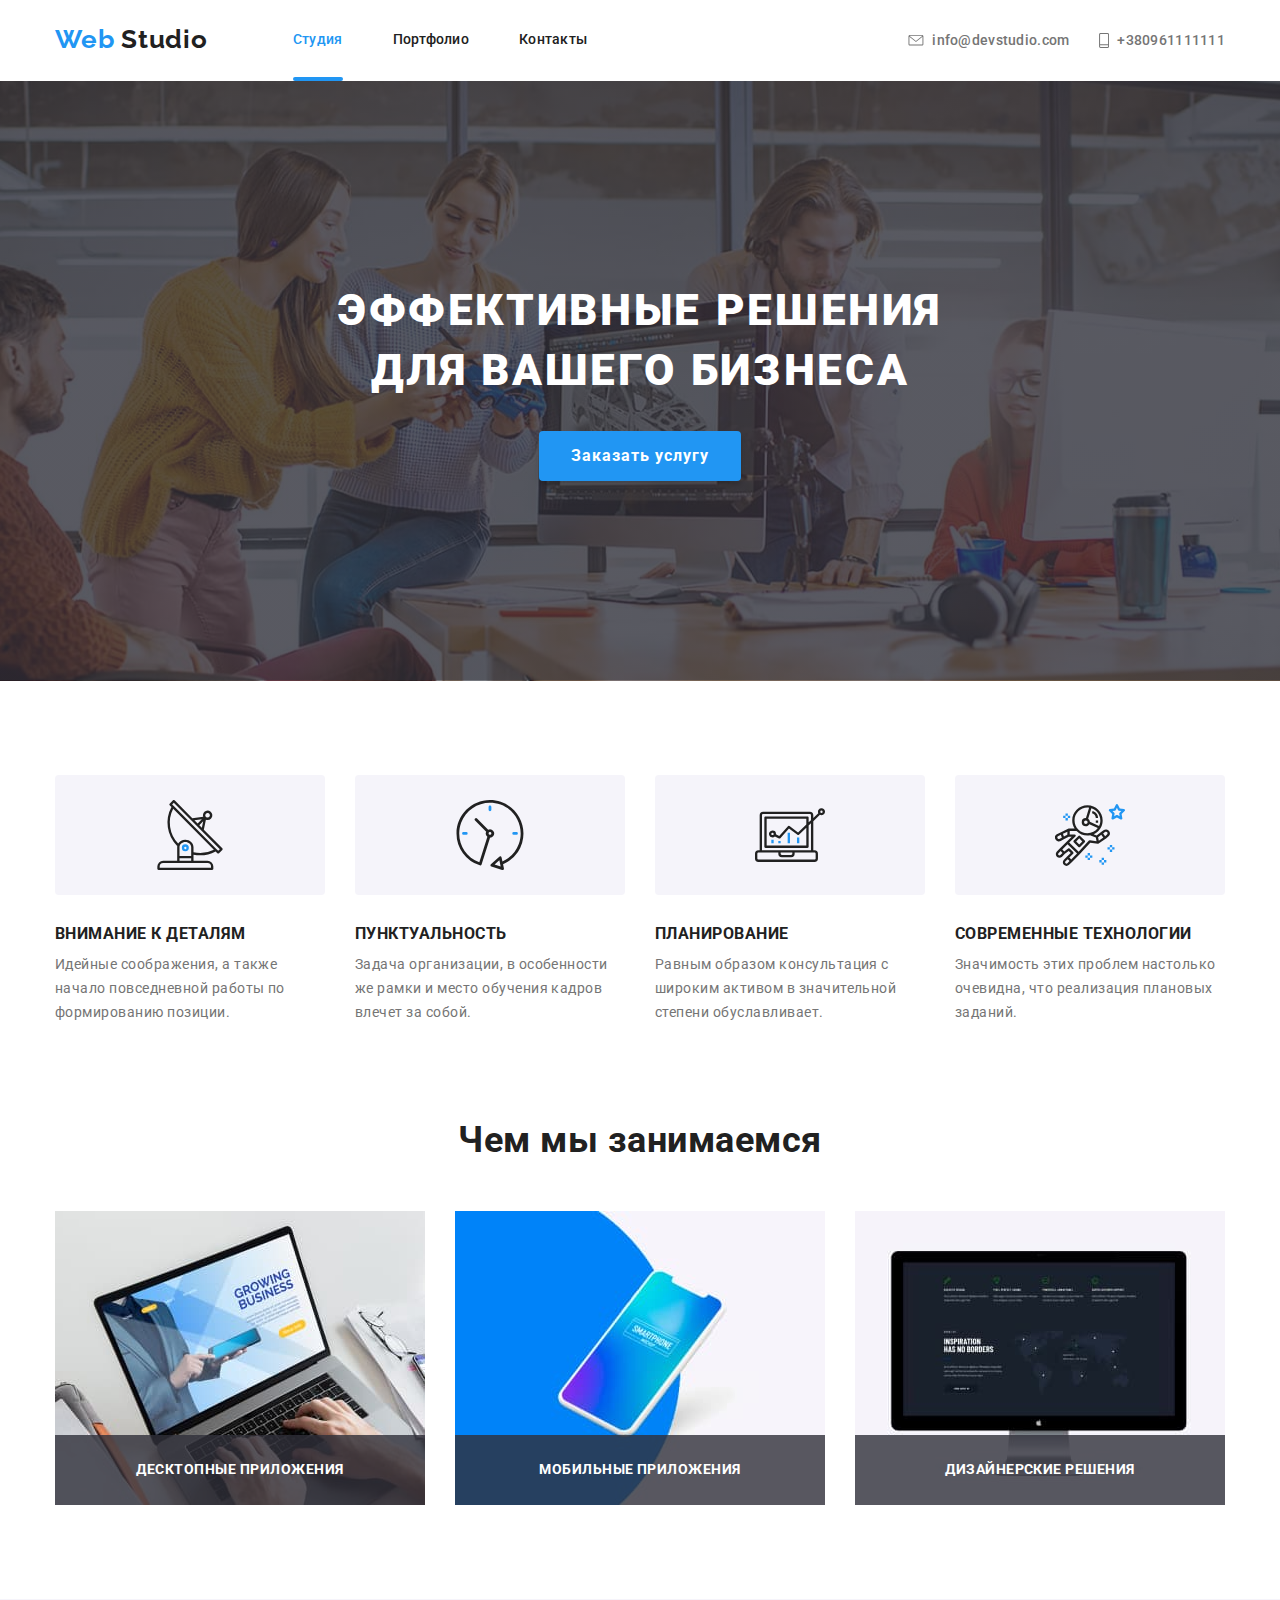
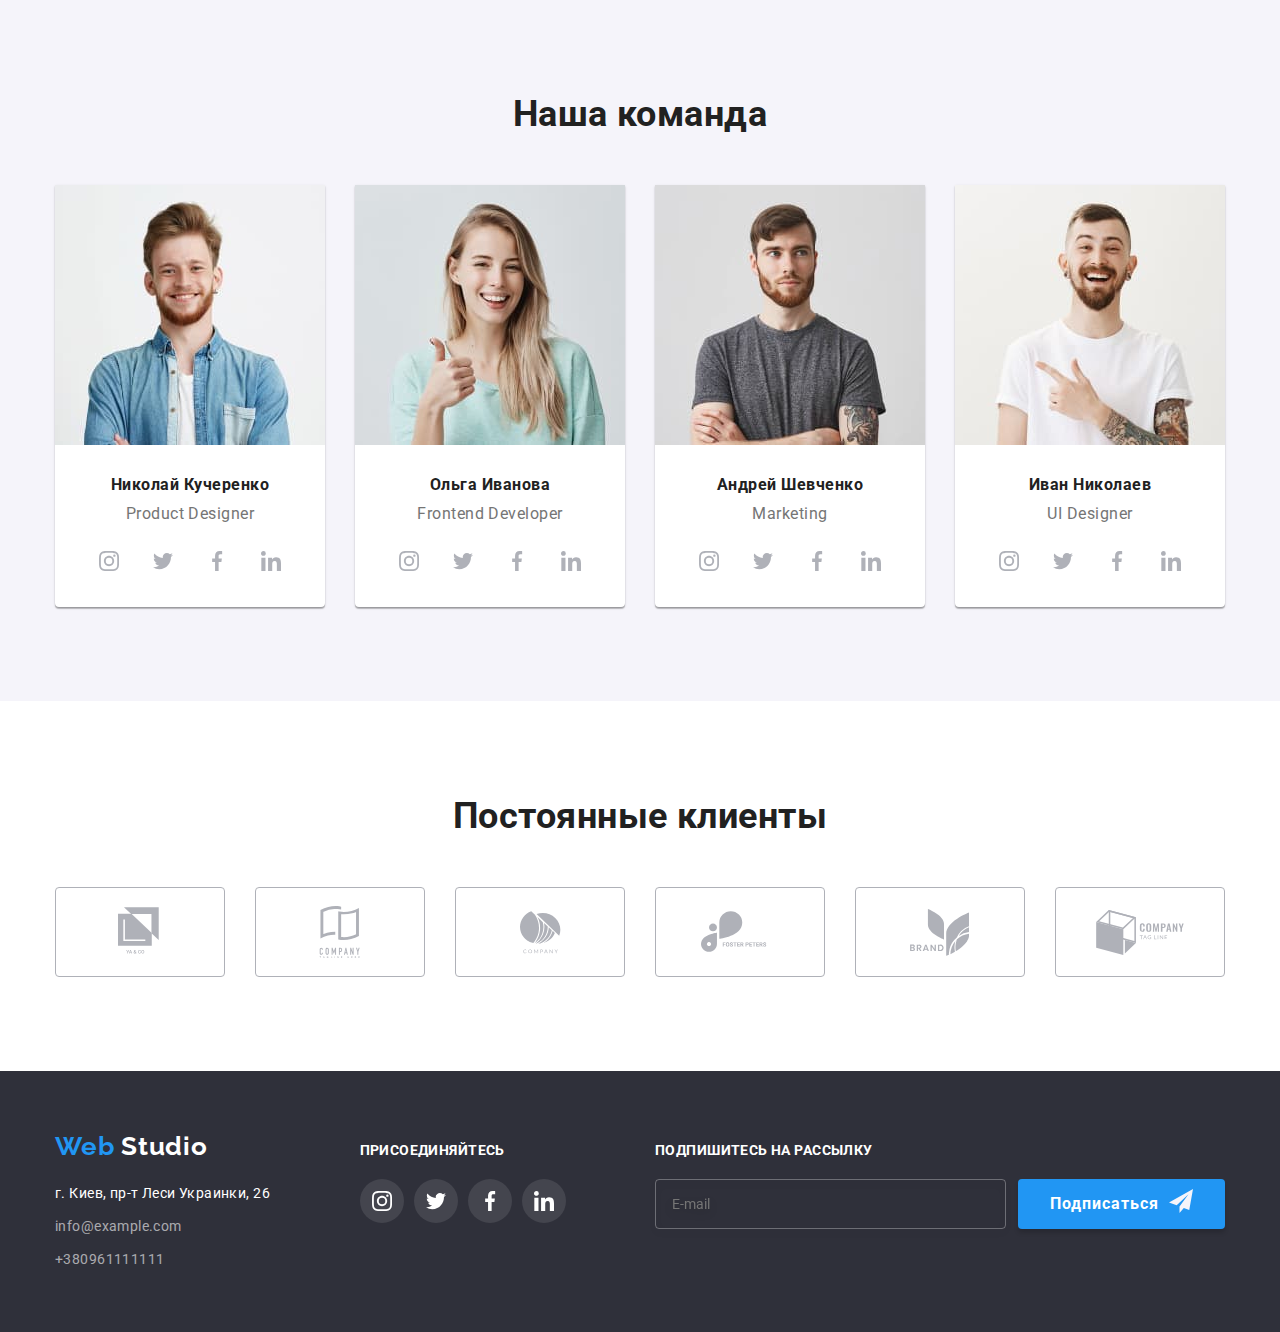
<file: index.html>
<!DOCTYPE html>
<html lang="ru">
  <head>
    <meta charset="UTF-8">
    <meta name="viewport" content="width=device-width, initial-scale=1.0">
    <title lang="en">Web Studio</title>
    <link href="https://fonts.googleapis.com/css2?family=Raleway:wght@700&family=Roboto:wght@400;500;700;900&display=swap" rel="stylesheet">
    <link rel="stylesheet" href="https://cdnjs.cloudflare.com/ajax/libs/modern-normalize/0.6.0/modern-normalize.min.css">
    <!-- <link rel="stylesheet" href="./css/styles.css"> -->
    <link rel="stylesheet" href="./css/main.min.css">
  </head>
  <body>
    <!--Шапка Сайта-->
  <header class="header">
    <div class="container header">
      <!--Навигация-->
      <nav class="nav">
          <a class="logo link" href="./index.html"> <span class="logo-web">Web</span> Studio</a>
        <ul class="nav-list list">
          <li class="nav-list-item"><a href="./index.html" class="nav-list-item-link link current">Студия</a></li>
          <li class="nav-list-item"><a href="./portfolio.html" class="nav-list-item-link link">Портфолио</a></li>
          <li class="nav-list-item"><a href="" class="nav-list-item-link link">Контакты</a></li>
        </ul>
      </nav>
      <!--Email & Phone-->
      <ul class="contact-us list">
        <li class="contact-us-item">
          <a class="contact-us-email link" href="mailto:info@devstudio.com">
            <svg class="icon envelope" width="16px" height="11.2px">
              <use href="./images/symbol-defs.svg#icon-envelope"></use>
            </svg>
            <span>info@devstudio.com</span>
          </a>
        </li>
        <li class="contact-us-item">
          <a class="contact-us-phone link" href="tel:+380961111111">
            <svg class="icon" width="10px" height="15px">
              <use href="./images/symbol-defs.svg#icon-phone"></use>
            </svg>
            <span>+380961111111</span>
          </a>
        </li>
      </ul>
    </div>
  </header>
  <!-- Конец шапки сайта  -->
  
    <!--Уникальный Контент страницы-->
    <main class="main">
      <!--Hero Section-->
      <section class="hero">
        <div class="container">
          <div class="test"><h1 class="hero-title">Эффективные решения для вашего бизнеса</h1></div>
        <button data-modal-open class="btn-primary">Заказать услугу</button>
      </div>
      </section>
      <!--Конец Hero Section-->

      <!--Секция Наши Преимущества-->
      <section class="features">
        <!--<h2>Наши преимущества</h2>-->
        <ul class="features-list list container">
          <li class="features-list-item antenna">
            <div class="features-list-item-title"><h3>Внимание к деталям</h3></div>
            <p class="features-list-item-description">
              Идейные соображения, а также начало повседневной работы по
              формированию позиции.
            </p>
          </li>
          <li class="features-list-item clock">
            <div class="features-list-item-title"><h3>Пунктуальность</h3></div>
            <p class="features-list-item-description">
              Задача организации, в особенности же рамки и место обучения кадров влечет за собой.
            </p>
          </li>
          <li class="features-list-item diagram">
            <div class="features-list-item-title"><h3>Планирование</h3></div>
            <p class="features-list-item-description">
              Равным образом консультация с широким активом в значительной
              степени обуславливает.
            </p>
          </li>
          <li class="features-list-item astronaut">
            <div class="features-list-item-title"><h3>Современные технологии</h3></div>
            <p class="features-list-item-description">
              Значимость этих проблем настолько очевидна, что реализация
              плановых заданий.
            </p>
          </li>
        </ul>
      </section>
      <!--Конец Секции Наши Преимущества-->

      <!--Секция Чем мы занимаемся-->
      <section class="fields">
        <div class="container">
          <div class="fields-title"><h2>Чем мы занимаемся</h2></div>
        <ul class="fields-list list">
          <li class="fields-list-item">
            <img class="fields-list-item-image image" src="./images/what-we-do/laptop.jpg" alt="Ноутбук" width="370" height="294">
            <h3 class="fields-list-item-title">Десктопные приложения</h3>
          </li>
          <li class="fields-list-item">
            <img class="fields-list-item-image image" src="./images/what-we-do/smartphone.jpg" alt="Мобильный телефон" width="370" height="294">
            <h3 class="fields-list-item-title">Мобильные приложения</h3>
          </li>
          <li class="fields-list-item">
            <img class="fields-list-item-image image" src="./images/what-we-do/computer-monitor.jpg" alt="Монитор компьютера" width="370" height="294" >
            <h3 class="fields-list-item-title">Дизайнерские решения</h3>
          </li>
        </ul>
        </div>
      </section>
      <!--Конец секции Чем мы занимаемся-->

      <!--Секция Наша команда-->
      <section class="our-team">
        <div class="container">
          <h2 class="our-team-title">Наша команда</h2>
          <ul class="our-team-list list">
            <!--Николай Кучеренко-->
            <li class="our-team-list-item">
              <img  class="our-team-list-item-photo image" src="./images/our-team-photos/nikolay-kucherenko.jpg" alt="фото Николая Кучеренко" width="270" height="260">
              <h3 class="worker-name">Николай Кучеренко</h3>
              <p class="position"  lang="en">Product Designer</p>
              <ul class="social list">
                <li class="social-item">
                  <a class="social-item-link link" href="" aria-label="Ссылка на Instagram" target="blank">
                    <svg class="icon" width="20px" height="20px">
                      <use href="./images/symbol-defs.svg#icon-instagram-1"></use>
                    </svg>
                  </a>
                </li>
                <li class="social-item">
                  <a class="social-item-link link" href="" aria-label="Ссылка на Twitter" target="blank">
                    <svg class="icon" width="20px" height="20px">
                      <use href="./images/symbol-defs.svg#icon-twitter-1"></use>
                    </svg>
                  </a>
                </li>
                <li class="social-item">
                  <a class="social-item-link link" href="" aria-label="Ссылка на Facebook" target="blank">
                    <svg class="icon" width="20px" height="20px">
                      <use href="./images/symbol-defs.svg#icon-facebook-1"></use>
                    </svg>
                  </a>
                </li>
                <li class="social-item">
                  <a class="social-item-link link" href="" aria-label="Ссылка на LinkedIn" target="blank">
                    <svg class="icon" width="20px" height="20px">
                      <use href="./images/symbol-defs.svg#icon-linkedin-1"></use>
                    </svg>
                  </a>
                </li>
              </ul>
            </li>
            <!--Ольга Иванова-->
            <li class="our-team-list-item">
              <img  class="our-team-list-item-photo image"
                src="./images/our-team-photos/olga-ivanova.jpg"
                alt="фото Ольги Ивановой"
                width="270" height="260">
              <h3 class="worker-name">Ольга Иванова</h3>
              <p class="position" lang="en">Frontend Developer</p>
              <ul class="social list">
                <li class="social-item">
                  <a class="social-item-link link" href="" aria-label="Ссылка на Instagram" target="blank">
                    <svg class="icon" width="20px" height="20px">
                      <use href="./images/symbol-defs.svg#icon-instagram-1"></use>
                    </svg>
                  </a>
                </li>
                <li class="social-item">
                  <a class="social-item-link link" href="" aria-label="Ссылка на Twitter" target="blank">
                    <svg class="icon" width="20px" height="20px">
                      <use href="./images/symbol-defs.svg#icon-twitter-1"></use>
                    </svg>
                  </a>
                </li>
                <li class="social-item">
                  <a class="social-item-link link" href="" aria-label="Ссылка на Facebook" target="blank">
                    <svg class="icon" width="20px" height="20px">
                      <use href="./images/symbol-defs.svg#icon-facebook-1"></use>
                    </svg>
                  </a>
                </li>
                <li class="social-item">
                  <a class="social-item-link link" href="" aria-label="Ссылка на LinkedIn" target="blank">
                    <svg class="icon" width="20px" height="20px">
                      <use href="./images/symbol-defs.svg#icon-linkedin-1"></use>
                    </svg>
                  </a>
                </li>
              </ul>
            </li>
            <!--Андрей Шевченко-->
            <li class="our-team-list-item">
              <img class="our-team-list-item-photo image"
                src="./images/our-team-photos/andrii-shevchenko.jpg"
                alt="фото Андрея Шевченко"
                width="270" height="260">
              <h3 class="worker-name">Андрей Шевченко</h3>
              <p class="position" lang="en">Marketing</p>
              <ul class="social list">
                <li class="social-item">
                  <a class="social-item-link link" href="" aria-label="Ссылка на Instagram" target="blank">
                    <svg class="icon" width="20px" height="20px">
                      <use href="./images/symbol-defs.svg#icon-instagram-1"></use>
                    </svg>
                  </a>
                </li>
                <li class="social-item">
                  <a class="social-item-link link" href="" aria-label="Ссылка на Twitter" target="blank">
                    <svg class="icon" width="20px" height="20px">
                      <use href="./images/symbol-defs.svg#icon-twitter-1"></use>
                    </svg>
                  </a>
                </li>
                <li class="social-item">
                  <a class="social-item-link link" href="" aria-label="Ссылка на Facebook" target="blank">
                    <svg class="icon" width="20px" height="20px">
                      <use href="./images/symbol-defs.svg#icon-facebook-1"></use>
                    </svg>
                  </a>
                </li>
                <li class="social-item">
                  <a class="social-item-link link" href="" aria-label="Ссылка на LinkedIn" target="blank">
                    <svg class="icon" width="20px" height="20px">
                      <use href="./images/symbol-defs.svg#icon-linkedin-1"></use>
                    </svg>
                  </a>
                </li>
              </ul>
            </li>
            <!--Иван Николаев-->
            <li class="our-team-list-item">
              <img class="our-team-list-item-photo image"
                src="./images/our-team-photos/ivan-nikolaev.jpg"
                alt="фото Ивана Николаева"
                width="270" height="260">
              <h3 class="worker-name">Иван Николаев</h3>
              <p class="position" lang="en">UI Designer</p>
              <ul class="social list">
                <li class="social-item">
                  <a class="social-item-link link" href="" aria-label="Ссылка на Instagram" target="blank">
                    <svg class="icon" width="20px" height="20px">
                      <use href="./images/symbol-defs.svg#icon-instagram-1"></use>
                    </svg>
                  </a>
                </li>
                <li class="social-item">
                  <a class="social-item-link link" href="" aria-label="Ссылка на Twitter" target="blank">
                    <svg class="icon" width="20px" height="20px">
                      <use href="./images/symbol-defs.svg#icon-twitter-1"></use>
                    </svg>
                  </a>
                </li>
                <li class="social-item">
                  <a class="social-item-link link" href="" aria-label="Ссылка на Facebook" target="blank">
                    <svg class="icon" width="20px" height="20px">
                      <use href="./images/symbol-defs.svg#icon-facebook-1"></use>
                    </svg>
                  </a>
                </li>
                <li class="social-item">
                  <a class="social-item-link link" href="" aria-label="Ссылка на LinkedIn" target="blank">
                    <svg class="icon" width="20px" height="20px">
                      <use href="./images/symbol-defs.svg#icon-linkedin-1"></use>
                    </svg>
                  </a>
                </li>
              </ul>
            </li>
          </ul>
        </div>
      </section>
      <!--Конец секции Наша команда-->

      <!--Секция Постоянные клиенты-->
      <section class="clients">
        <div class="container">
          <h2>Постоянные клиенты</h2>
        <ul class="clients-list list">
          <li class="clients-list-item">
            <a class="clients-list-link" href="" target="blank">
              <svg class="icon" width="45px" height="50px">
                <use href="./images/symbol-defs.svg#icon-logo-1"></use>
              </svg>
            </a>
          </li>
          <li class="clients-list-item">
            <a class="clients-list-link" href="" target="blank">
              <svg class="icon" width="450px" height="52px">
                <use href="./images/symbol-defs.svg#icon-logo-2"></use>
              </svg>
            </a>
          </li>
          <li class="clients-list-item">
            <a class="clients-list-link" href="" target="blank">
              <svg class="icon" width="41px" height="53px">
                <use href="./images/symbol-defs.svg#icon-logo-3"></use>
              </svg>
            </a>
          </li>
          <li class="clients-list-item">
            <a class="clients-list-link" href="" target="blank">
              <svg class="icon" width="78px" height="42px">
                <use href="./images/symbol-defs.svg#icon-logo-4"></use>
              </svg>
            </a>
          </li>
          <li class="clients-list-item">
            <a class="clients-list-link" href="" target="blank">
              <svg class="icon" width="59px" height="47px">
                <use href="./images/symbol-defs.svg#icon-logo-5"></use>
              </svg>
            </a>
          </li>
          <li class="clients-list-item">
            <a class="clients-list-link" href="" target="blank">
              <svg class="icon" width="88.5px" height="45.5px">
                <use href="./images/symbol-defs.svg#icon-logo-6"></use>
              </svg>
            </a>
          </li>
        </ul>
        </div>
      </section>
    </main>
    <!--Конец секции Постоянные клиенты-->

    <!--Подвал сайта-->
    <footer class="footer">
      <div class="container footer">
        <!--Лого и адрес-->
      <div class="footer-item-wrapper">
        <a class="footer-logo link" href="./index.html"> <span class="logo-web">Web</span> Studio</a>
        <address class="list">
          <ul class="address list">
            <li class="address-item"><a class="address-item-post link" href="https://goo.gl/maps/r3DYGoSErNJREdqL9" target="blank">г. Киев, пр-т Леси Украинки, 26</a></li>
            <li class="address-item"><a class="address-item-email link" href="mailto:info@example.com">info@example.com</a></li>
            <li class="address-item"><a class="address-item-phone link" href="tel:+380961111111">+380961111111</a></li>
          </ul>
        </address>
      </div>

      <!--Блок Присоединяйтесь-->
      <div class="join">
        <b class="join-title">Присоединяйтесь</b>
        <ul class="join-list list">
          <li class="social-item">
            <a class="social-item-link link" href="" aria-label="Ссылка на Instagram" target="blank">
              <svg class="icon" width="20px" height="20px">
                <use href="./images/symbol-defs.svg#icon-instagram-1"></use>
              </svg>
            </a>
          </li>
          <li class="social-item">
            <a class="social-item-link link" href="" aria-label="Ссылка на Twitter" target="blank">
              <svg class="icon" width="20px" height="20px">
                <use href="./images/symbol-defs.svg#icon-twitter-1"></use>
              </svg>
            </a>
          </li>
          <li class="social-item">
            <a class="social-item-link link" href="" aria-label="Ссылка на Facebook" target="blank">
              <svg class="icon" width="20px" height="20px">
                <use href="./images/symbol-defs.svg#icon-facebook-1"></use>
              </svg>
            </a>
          </li>
          <li class="social-item">
            <a class="social-item-link link" href="" aria-label="Ссылка на LinkedIn" target="blank">
              <svg class="icon" width="20px" height="20px">
                <use href="./images/symbol-defs.svg#icon-linkedin-1"></use>
              </svg>
            </a>
          </li>
        </ul>
      </div>

      <!--Блок Подпишитесь на рассылку-->
      <div class="subscribe">
        <form class="subscribe-form" method="" action="№">
          <b class="subscribe-title">Подпишитесь на рассылку</b>
          <div class="subscribe-form-wrapper">
            <input type="email" name="user-email" id="subscribe-email" class="subscribe-email" placeholder="E-mail">
          <button type="submit" class="btn-primary ">
            <span>Подписаться</span>
          <svg class="icon icon-send" width="24px" height="24px">
            <use href="./images/symbol-defs.svg#icon-icon-send"></use>
          </svg></button>
          </div>
        </form>
      </div>
      </div>
    </footer>

    <!-- МОДАЛЬНОЕ ОКНО - ОСТАВЬТЕ ЗАЯВКУ -->
    <div data-modal class="backdrop is-hidden">
      <form action="#" class="application-form">
        <h2 class="application-form-title">
          Оставьте свои данные, мы вам перезвоним
        </h2>
        <button data-modal-close class="application-form-close" type="button">
          <svg class="icon icon-close-modal" width="18px" height="18px">
            <use href="./images/symbol-defs.svg#icon-close-modal"></use>
          </svg>
        </button>
        <div class="application-form-input-wrapper">
          <input type="text" name="user-name" id="user-name" class="application-form-input" placeholder="Иван Иванов" required>
          <label class="application-form-label" for="user-name">Имя</label>
          <svg class="icon icon-person-modal" width="18px" height="18px">
            <use href="./images/symbol-defs.svg#icon-person-modal"></use>
          </svg>
        </div>
        <div class="application-form-input-wrapper">
          <input type="tel" name="user-tel" id="user-tel" class="application-form-input" placeholder="+380 00 000 00 00" required>
          <label class="application-form-label" for="user-tel">Телефон</label>
          <svg class="icon icon-phone-modal" width="18px" height="18px">
            <use href="./images/symbol-defs.svg#icon-phone-modal"></use>
          </svg>
        </div>
        <div class="application-form-input-wrapper">
          <input type="email" name="user-email" id="user-email" class="application-form-input" placeholder="example@gmail.com" required>
          <label class="application-form-label" for="user-email">Почта</label>
          <svg class="icon icon-email-modal" width="18px" height="18px">
            <use href="./images/symbol-defs.svg#icon-email-modal"></use>
          </svg>
        </div>
        <textarea class="application-form-comment" name="user-comment" id="user-comment" placeholder="Комментарий"></textarea>
        <label class="agreement-accept" for="agreement-accept">
          <input class="agreement-accept-checkbox" type="checkbox" name="agreement-accept" id="agreement-accept" value="accept-agreement" required>
          <span class="agreement-accept-text">Соглашаюсь с рассылкой и принимаю 
            <a href="">Условия договора</a>
          </span>
        </label>
        <button class="btn-primary" type="submit">Отправить</button>

  
      </form>
    </div>

    <!-- СКРИПТ ДЛЯ МОДАЛЬНОГО ОКНА -->
    <script src="./js/modal.js"></script>

  </body>
</html>
</file>
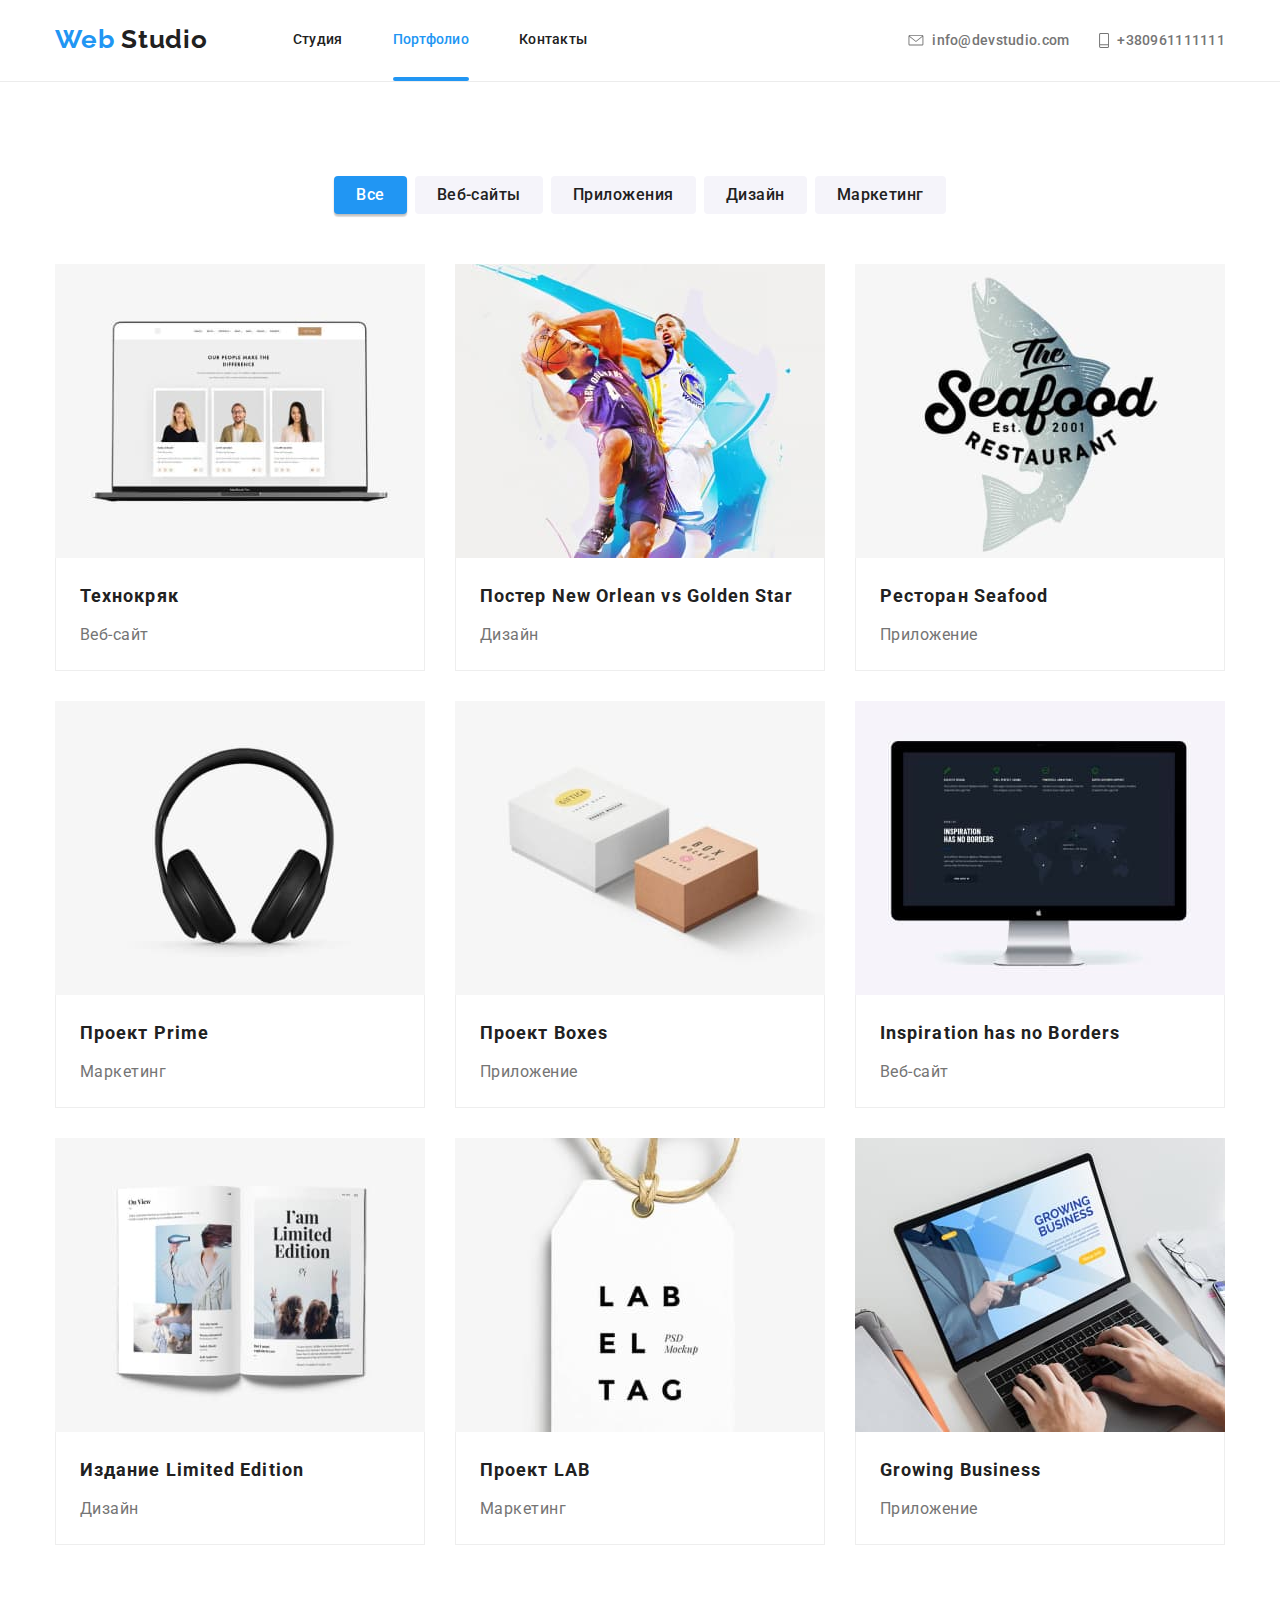
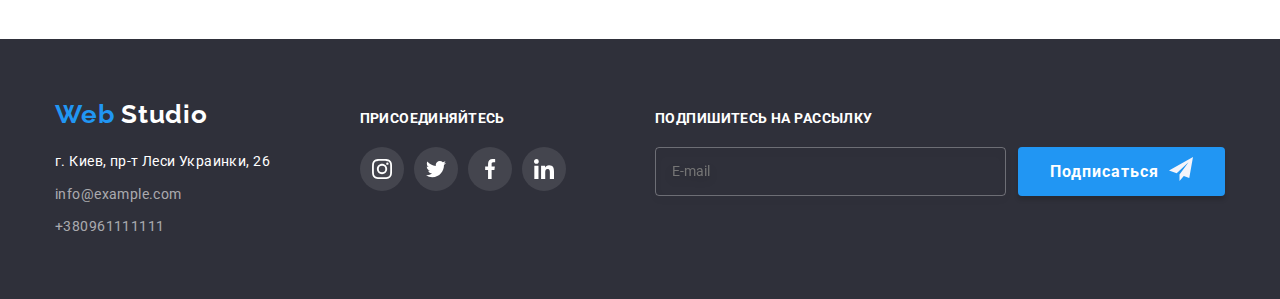
<file: portfolio.html>
<!DOCTYPE html>
<html lang="ru">
<head>
    <meta charset="UTF-8">
    <meta name="viewport" content="width=device-width, initial-scale=1.0">
    <title>Портфолио</title>
    <link href="https://fonts.googleapis.com/css2?family=Raleway:wght@700&family=Roboto:wght@400;500;700;900&display=swap" rel="stylesheet">
    <link rel="stylesheet" href="https://cdnjs.cloudflare.com/ajax/libs/modern-normalize/0.6.0/modern-normalize.min.css">
    <!-- <link rel="stylesheet" href="./css/styles.css"> -->
    <link rel="stylesheet" href="./css/main.min.css">

</head>
<body>
<!--Шапка Сайта-->
<header class="header portfolio">
  <div class="container">
    <!--Навигация-->
    <nav class="nav">
        <a class="logo link" href="./index.html"> <span class="logo-web">Web</span> Studio</a>
      <ul class="nav-list list">
        <li class="nav-list-item"><a href="./index.html" class="nav-list-item-link link">Студия</a></li>
        <li class="nav-list-item"><a href="./portfolio.html" class="nav-list-item-link link current">Портфолио</a></li>
        <li class="nav-list-item"><a href="" class="nav-list-item-link link">Контакты</a></li>
      </ul>
    </nav>
    <!--Email & Phone-->
    <ul class="contact-us list">
      <li class="contact-us-item">
        <a class="contact-us-email link" href="mailto:info@devstudio.com">
          <svg class="icon envelope" width="16px" height="11.2px">
            <use href="./images/symbol-defs.svg#icon-envelope"></use>
          </svg>
          info@devstudio.com
        </a>
      </li>
      <li class="contact-us-item">
        <a class="contact-us-phone link" href="tel:+380961111111">
          <svg class="icon" width="10px" height="15px">
            <use href="./images/symbol-defs.svg#icon-phone"></use>
          </svg>
          +380961111111
        </a>
      </li>
    </ul>
  </div>
</header>
<!-- Конец шапки сайта  -->

      <!--Уникальный Контент страницы Портфолио-->
      <main>
          <!--Секция Портфолио-->
          <section class="gallery">
              <div class="container">
                <h1 hidden>Наше портфолио</h1>
              <!--Фильтры работ-->
              <ul class="gallery-filters list">
                  <li class="gallery-filters-item"><button class="gallery-filters-item-btn active" type="button">Все</button></li>
                  <li class="gallery-filters-item"><button class="gallery-filters-item-btn" type="button">Веб-сайты</button></li>
                  <li class="gallery-filters-item"><button class="gallery-filters-item-btn" type="button">Приложения</button></li>
                  <li class="gallery-filters-item"><button class="gallery-filters-item-btn" type="button">Дизайн</button></li>
                  <li class="gallery-filters-item"><button class="gallery-filters-item-btn" type="button">Маркетинг</button></li>
              </ul>
              <!--Работы-->
              <ul class="gallery-works list">
                  <li class="gallery-works-box">
                    <a class="link" href="">
                      <div class="gallery-works-thumb">
                        <img class="image" src="./images/portfolio/project-1.jpg" alt="Ноутбук с отрытым веб-сайтом">
                        <p class="gallery-works-box-text">Технокряк это современная площадка распространения коронавируса. Компании используют эту платформу для цифрового шпионажа и атак на защищённые сервера конкурентов.</p></div>
                      <div class="wrapper">
                        <h2 class="gallery-works-box-name">Технокряк</h2>
                      <p class="gallery-works-box-category">Веб-сайт</p>
                      </div>
                    </a>
                    </li>
                  <li class="gallery-works-box">
                    <a class="link" href="">
                      <div class="gallery-works-thumb">
                        <img class="image" src="./images/portfolio/project-2.jpg" alt="Баскетболисты">
                        <p class="gallery-works-box-text">Lorem ipsum dolor sit amet consectetur adipisicing elit. Assumenda laudantium fuga magni id dicta odit, culpa facere ab et sed eum quo unde molestiae quisquam ipsa dolores quas molestias itaque!</p></div>
                      <div class="wrapper">
                        <h2 class="gallery-works-box-name">Постер <span lang="en">New Orlean vs Golden Star</span></h2>
                      <p class="gallery-works-box-category">Дизайн</p>
                    </div>
                  </a>
                    </li>
                  <li class="gallery-works-box">
                    <a class="link" href="">
                      <div class="gallery-works-thumb">
                        <img class="image" src="./images/portfolio/project-3.jpg" alt="Логотип ресторана">
                        <p class="gallery-works-box-text">Lorem ipsum dolor sit amet consectetur adipisicing elit. Assumenda laudantium fuga magni id dicta odit, culpa facere ab et sed eum quo unde molestiae quisquam ipsa dolores quas molestias itaque!</p>
                      </div>
                      <div class="wrapper">
                        <h2 class="gallery-works-box-name">Ресторан <span lang="en">Seafood</span></h2>
                      <p class="gallery-works-box-category">Приложение</p>
                      </div>
                    </a>
                    </li>
                  <li class="gallery-works-box">
                    <a class="link" href="">
                      <div class="gallery-works-thumb">
                        <img class="image" src="./images/portfolio/project-4.jpg" alt="Наушники">
                      <p class="gallery-works-box-text">Lorem ipsum dolor sit amet consectetur adipisicing elit. Assumenda laudantium fuga magni id dicta odit, culpa facere ab et sed eum quo unde molestiae quisquam ipsa dolores quas molestias itaque!</p>
                      </div>
                      <div class="wrapper">
                        <h2 class="gallery-works-box-name">Проект <span lang="en">Prime</span></h2>
                      <p class="gallery-works-box-category">Маркетинг</p>
                      </div>
                    </a>
                    </li>
                  <li class="gallery-works-box">
                    <a class="link" href="">
                      <div class="gallery-works-thumb">
                        <img class="image" src="./images/portfolio/project-5.jpg" alt="Две коробки">
                      <p class="gallery-works-box-text">Lorem ipsum dolor sit amet consectetur adipisicing elit. Assumenda laudantium fuga magni id dicta odit, culpa facere ab et sed eum quo unde molestiae quisquam ipsa dolores quas molestias itaque!</p>
                      </div>
                      <div class="wrapper">
                        <h2 class="gallery-works-box-name">Проект <span lang="en">Boxes</span></h2>
                      <p class="gallery-works-box-category">Приложение</p>
                      </div>
                    </a>
                    </li>
                  <li class="gallery-works-box">
                    <a class="link" href="">
                      <div class="gallery-works-thumb">
                        <img class="image" src="./images/portfolio/project-6.jpg" alt="Монитор">
                    <p class="gallery-works-box-text">Lorem ipsum dolor sit amet consectetur adipisicing elit. Assumenda laudantium fuga magni id dicta odit, culpa facere ab et sed eum quo unde molestiae quisquam ipsa dolores quas molestias itaque!</p>
                    </div>
                      <div class="wrapper">
                        <h2 class="gallery-works-box-name" lang="en">Inspiration has no Borders</h2>
                      <p class="gallery-works-box-category">Веб-сайт</p>
                      </div>
                    </a>
                    </li>
                  <li class="gallery-works-box">
                    <a class="link" href="">
                      <div class="gallery-works-thumb">
                        <img class="image" src="./images/portfolio/project-7.jpg" alt="Журнал">
                    <p class="gallery-works-box-text">Lorem ipsum dolor sit amet consectetur adipisicing elit. Assumenda laudantium fuga magni id dicta odit, culpa facere ab et sed eum quo unde molestiae quisquam ipsa dolores quas molestias itaque!</p>
                      </div>
                      <div class="wrapper">
                        <h2 class="gallery-works-box-name">Издание <span lang="EN">Limited Edition</span></h2>
                      <p class="gallery-works-box-category">Дизайн</p>
                      </div>
                    </a>
                  </li>
                  <li class="gallery-works-box">
                    <a class="link" href="">
                      <div class="gallery-works-thumb">
                        <img class="image" src="./images/portfolio/project-8.jpg" alt="Бирка">
                      <p class="gallery-works-box-text">Lorem ipsum dolor sit amet consectetur adipisicing elit. Assumenda laudantium fuga magni id dicta odit, culpa facere ab et sed eum quo unde molestiae quisquam ipsa dolores quas molestias itaque!</p>
                      </div>
                      <div class="wrapper">
                      <h2 class="gallery-works-box-name">Проект <span lang="en">LAB</span></h2>
                      <p class="gallery-works-box-category">Маркетинг</p>
                      </div>
                    </a>
                  </li>
                  <li class="gallery-works-box">
                    <a class="link" href="">
                       <div class="gallery-works-thumb">
                        <img class="image" src="./images/portfolio/project-9.jpg" alt="Ноубук с откртым сайтом компании">
                        <p class="gallery-works-box-text">Lorem ipsum dolor sit amet consectetur adipisicing elit. Assumenda laudantium fuga magni id dicta odit, culpa facere ab et sed eum quo unde molestiae quisquam ipsa dolores quas molestias itaque!</p>
                       </div>
                        <div class="wrapper">
                          <h2 class="gallery-works-box-name" lang="en">Growing Business</h2>
                        <p class="gallery-works-box-category">Приложение</p>
                        </div>
                      </a>
                  </li>
              </ul>
              </div>
          </section>
      </main>
      <!--Подвал сайта-->
    <footer class="footer">
      <div class="container footer">
        <!--Лого и адрес-->
      <div class="footer-item-wrapper">
        <a class="footer-logo link" href="./index.html"> <span class="logo-web">Web</span> Studio</a>
        <address class="list">
          <ul class="address list">
            <li class="address-item"><a class="address-item-post link" href="https://goo.gl/maps/r3DYGoSErNJREdqL9" target="blank">г. Киев, пр-т Леси Украинки, 26</a></li>
            <li class="address-item"><a class="address-item-email link" href="mailto:info@example.com">info@example.com</a></li>
            <li class="address-item"><a class="address-item-phone link" href="tel:+380961111111">+380961111111</a></li>
          </ul>
        </address>
      </div>

      <!--Блок Присоединяйтесь-->
      <div class="join">
        <b class="join-title">Присоединяйтесь</b>
        <ul class="join-list list">
          <li class="social-item">
            <a class="social-item-link link" href="" aria-label="Ссылка на Instagram" target="blank">
              <svg class="icon" width="20px" height="20px">
                <use href="./images/symbol-defs.svg#icon-instagram-1"></use>
              </svg>
            </a>
          </li>
          <li class="social-item">
            <a class="social-item-link link" href="" aria-label="Ссылка на Twitter" target="blank">
              <svg class="icon" width="20px" height="20px">
                <use href="./images/symbol-defs.svg#icon-twitter-1"></use>
              </svg>
            </a>
          </li>
          <li class="social-item">
            <a class="social-item-link link" href="" aria-label="Ссылка на Facebook" target="blank">
              <svg class="icon" width="20px" height="20px">
                <use href="./images/symbol-defs.svg#icon-facebook-1"></use>
              </svg>
            </a>
          </li>
          <li class="social-item">
            <a class="social-item-link link" href="" aria-label="Ссылка на LinkedIn" target="blank">
              <svg class="icon" width="20px" height="20px">
                <use href="./images/symbol-defs.svg#icon-linkedin-1"></use>
              </svg>
            </a>
          </li>
        </ul>
      </div>

      <!--Блок Подпишитесь на рассылку-->
      <div class="subscribe">
        <form class="subscribe-form" method="" action="№">
          <b class="subscribe-title">Подпишитесь на рассылку</b>
          <div class="subscribe-form-wrapper">
            <input type="email" name="user-email" id="subscribe-email" class="subscribe-email" placeholder="E-mail">
          <button type="submit" class="btn-primary ">
            <span>Подписаться</span>
          <svg class="icon icon-send" width="24px" height="24px">
            <use href="./images/symbol-defs.svg#icon-icon-send"></use>
          </svg></button>
          </div>
        </form>
      </div>
      </div>
    </footer>
</body>
</html>
</file>
<file: css/main.min.css>
html{box-sizing:border-box}*,*::before,*::after{box-sizing:inherit}.list,.link{margin:0px;padding:0px;list-style:none;text-decoration:none;font-style:unset}.link,.image{display:block}h1,h2,h3,h4,h5,h6,p{margin:0px;padding:0px}h1,h2{color:#212121;font-weight:700;font-size:36px;line-height:1.17;text-align:center;margin-bottom:50px}b{font-weight:700}input:focus{outline:none}body{margin:0;color:#212121;background-color:#fff;font-family:"Roboto",sans-serif;letter-spacing:.03em}.container{width:1200px;padding-top:94px;padding-right:15px;padding-bottom:94px;padding-left:15px;margin-left:auto;margin-right:auto}.header .container{display:flex;justify-content:flex-start;align-items:stretch;padding-top:0px;padding-bottom:0px}.portfolio{border-bottom:1px solid #ECECEC}.nav,.nav-list{display:flex;margin-right:auto}.nav-list-item{position:relative}.nav-list-item:not(:last-child){margin-right:50px}.nav-list-item-link{padding-top:32px;padding-bottom:32px;height:81px;color:#212121;font-weight:500;font-size:14px;line-height:1.14;letter-spacing:.02em;transition:color 250ms cubic-bezier(0.4, 0, 0.2, 1)}.nav-list-item-link:hover,.nav-list-item-link:focus{color:#2196F3}.nav-list-item-link::after{display:block;position:absolute;content:"";bottom:0px;width:100%;height:4px;background-color:#2196F3;border-radius:2px;transform:scaleX(0);opacity:0;transition:all 250ms cubic-bezier(0.4, 0, 0.2, 1)}.nav-list-item-link:hover::after{transform:scaleX(1);opacity:1}.current{color:#2196F3}.current::after{display:block;position:absolute;content:"";bottom:0;width:100%;height:4px;background-color:#2196F3;border-radius:2px;transform:scaleX(1);opacity:1}.logo{color:#212121;font-family:"Raleway";font-weight:700;font-size:26px;line-height:1.19;letter-spacing:.03em}.nav .logo{margin-top:24px;margin-right:85px;margin-bottom:25px}.logo-web{color:#2196F3}.footer-logo{margin-bottom:20px;color:#fff;font-family:Raleway;font-weight:700;font-size:26px;line-height:1.19;letter-spacing:.03em;text-transform:none}.contact-us{display:flex;justify-content:flex-start;align-items:center}.contact-us .icon{margin-right:8px;fill:#757575;transition:fill 250ms cubic-bezier(0.4, 0, 0.2, 1)}.contact-us-item:not(:last-child){margin-right:30px}.icon.envelope{margin-top:2px}.contact-us-email,.contact-us-phone{display:flex;justify-content:flex-start;align-items:stretch;font-weight:500;font-size:14px;line-height:1.14;letter-spacing:.02em;color:#757575;transition:color 250ms cubic-bezier(0.4, 0, 0.2, 1)}.contact-us-email:hover,.contact-us-phone:hover{color:#2196F3}.contact-us-email:focus,.contact-us-phone:focus{color:#2196F3}.contact-us-email:hover .icon,.contact-us-phone:hover .icon{fill:#2196F3}.contact-us-email:focus .icon,.contact-us-phone:focus .icon{fill:#2196F3}.hero{max-width:1600px;margin-right:auto;margin-left:auto;text-align:center;color:#fff;background-color:rgba(47,48,58,0.8);background-image:linear-gradient(rgba(47,48,58,0.8), rgba(47,48,58,0.8)),url(../images/hero-background.jpg);background-repeat:no-repeat;background-position:center;background-size:cover}.hero .container{padding-top:200px;padding-bottom:200px}.hero-title{width:696px;margin-right:auto;margin-bottom:30px;margin-left:auto;color:#fff;font-weight:900;font-size:44px;line-height:1.36;text-align:center;letter-spacing:0.06em;text-transform:uppercase}.btn-primary{margin:0;padding:10px 32px 10px;color:#fff;background-color:#2196F3;font-weight:700;font-size:16px;line-height:1.87;letter-spacing:.06em;text-align:center;border-radius:4px;border-width:0px;outline:none;box-shadow:0px 4px 4px rgba(0,0,0,0.15);transition:background-color 250ms cubic-bezier(0.4, 0, 0.2, 1)}.btn-primary:hover{background-color:#188CE8;cursor:pointer;outline:none}.btn-primary:focus{background-color:#188CE8;cursor:pointer;outline:none}.subscribe-form-wrapper .btn-primary{display:flex;justify-content:flex-start;align-items:stretch}.application-form .btn-primary{padding:10px 55px}.features-list{display:flex;justify-content:flex-start;align-items:stretch}.features-list-item{width:calc((100% - 90px) / 4)}.features-list-item::before{display:block;width:270px;height:120px;margin-bottom:30px;background-color:#F5F4FA;background-repeat:no-repeat;background-position:center;background-size:70px 70px;border-radius:4px;content:""}.features-list-item.antenna::before{background-image:url(../images/advantages/antenna.svg)}.features-list-item.clock::before{background-image:url(../images/advantages/clock.svg)}.features-list-item.diagram::before{background-image:url(../images/advantages/diagram.svg)}.features-list-item.astronaut::before{background-image:url(../images/advantages/astronaut.svg)}.features-list-item:not(:last-child){margin-right:30px}.features-list-item-title{margin-bottom:10px;color:#212121;font-weight:700;font-size:14px;line-height:1.14;text-align:left;text-transform:uppercase}.features-list-item-description{color:#757575;font-size:14px;line-height:1.71}.fields .container{padding-top:0px}.fields-list{display:flex;justify-content:center;align-items:stretch}.fields-list-item{position:relative;width:calc((100% - 60px) / 3)}.fields-list-item:not(:last-child){margin-right:30px}.fields-list-item-title{position:absolute;bottom:0;width:100%;margin:0px;padding-top:27px;padding-bottom:27px;color:#fff;font-weight:700;font-size:14px;line-height:1.14;text-align:center;background-color:rgba(47,48,58,0.8);text-transform:uppercase}.our-team{background-color:#F5F4FA}.our-team-list{display:flex;justify-content:center;align-items:stretch}.our-team-list-item{width:calc((100% - 90px) / 4);background-color:#fff;box-shadow:0px 2px 1px rgba(0,0,0,0.2),0px 1px 1px rgba(0,0,0,0.14),0px 1px 3px rgba(0,0,0,0.12);border-radius:0px 0px 4px 4px}.our-team-list-item:not(:last-child){margin-right:30px}.worker-name{margin-top:30px;margin-bottom:10px;font-weight:500px;font-size:16px;line-height:1.19;letter-spacing:.03em;text-align:center}.position{margin-bottom:16px;color:#757575;font-weight:400px;font-size:16px;line-height:1.19;letter-spacing:.03em;text-align:center}.social{display:flex;justify-content:center;align-items:stretch;margin-bottom:24px}.social-item:not(:last-child){margin-right:10px}.social-item .icon{fill:#AFB1B8;transition:250ms cubic-bezier(0.4, 0, 0.2, 1)}.join-list .social-item{width:44px;height:44px;background-color:rgba(255,255,255,0.1);border-radius:50%}.social-item-link{display:block;padding:12px;color:#212121;width:44px;height:44px;border-radius:50%;transition:250ms cubic-bezier(0.4, 0, 0.2, 1)}.social-item-link:hover{width:44px;height:44px;background-color:#2196F3;border-radius:50%}.social-item-link:focus{width:44px;height:44px;background-color:#2196F3;border-radius:50%}.social-item .icon{fill:#AFB1B8;transition:250ms cubic-bezier(0.4, 0, 0.2, 1)}.social-item-link:hover .icon{fill:#fff}.social-item-link:focus .icon{fill:#fff}.join-list .icon{fill:#fff}.clients-list{display:flex;justify-content:center;align-items:stretch}.clients-list-item{width:calc((100% - 150px) / 6);height:90px;display:flex;justify-content:center;align-items:stretch}.clients-list-item:not(:last-child){margin-right:30px}.clients-list-item:hover{border-color:#2196F3;fill:#2196F3}.clients-list-item:focus{border-color:#2196F3;fill:#2196F3}.clients-list-link{display:flex;justify-content:center;align-items:center;width:170px;height:90px;background-color:#fff;border-style:solid;border-width:1px;border-radius:4px;border-color:#AFB1B8;fill:#AFB1B8;transition:250ms cubic-bezier(0.4, 0, 0.2, 1)}.clients-list-link:hover{border-color:#2196F3;fill:#2196F3}.clients-list-link:focus{border-color:#2196F3;fill:#2196F3}.footer{color:#fff;background-color:#2F303A;font-weight:700;font-size:14px;line-height:1.14;letter-spacing:.03em;text-transform:uppercase}.footer .container{display:flex;justify-content:space-between;align-items:baseline;padding-top:60px;padding-bottom:60px}.join-title,.signup-title{display:block;margin-bottom:20px}.join-list{display:flex;justify-content:center;align-items:stretch}.address-item{font-weight:400;line-height:1.71;text-transform:none}.address-item:not(:last-child){margin-bottom:9px}.address-item-post{color:#fff}.address-item-email,.address-item-phone{color:rgba(255,255,255,0.6)}.subscribe-form-wrapper{display:flex;justify-content:flex-start;align-items:stretch;margin-top:20px}.subscribe{max-width:570px;flex-grow:2}.subscribe-email{flex-grow:2;margin-right:12px;padding-left:16px;background-color:transparent;color:#fff;border:1px solid rgba(255,255,255,0.3);box-sizing:border-box;filter:drop-shadow(0px 4px 4px rgba(0,0,0,0.15));border-radius:4px}.icon-send{margin-left:10px;fill:#F5F4FA}.backdrop{position:fixed;top:0;left:0;display:flex;justify-content:center;align-items:center;width:100%;height:100%;background-color:rgba(0,0,0,0.2);opacity:1;transition:opacity 250ms cubic-bezier(0.4, 0, 0.2, 1)}.backdrop.is-hidden{opacity:0;pointer-events:none}.application-form{position:relative;display:flex;flex-direction:column;align-items:center;width:528px;margin-right:auto;margin-left:auto;padding:40px;background-color:#fff;box-shadow:0px 1px 3px rgba(0,0,0,0.12),0px 1px 1px rgba(0,0,0,0.14),0px 2px 1px rgba(0,0,0,0.2);border-radius:4px;transform:scale(1);transition:transform 250ms cubic-bezier(0.4, 0, 0.2, 1)}.backdrop.is-hidden .application-form{transform:scale(0.9)}.application-form-title{margin-bottom:30px;font-size:20px;line-height:1.15}.application-form-close{position:absolute;top:8px;right:8px;display:flex;align-items:center;width:30px;height:30px;background-color:transparent;border:1px solid rgba(0,0,0,0.1);border-radius:50%;box-sizing:border-box;cursor:pointer}.application-form-close:hover{outline:none}.application-form-close:focus{outline:none}.icon-close-modal{fill:#212121;transition:fill 250ms cubic-bezier(0.4, 0, 0.2, 1)}.application-form-close:hover .icon-close-modal{fill:#2196F3}.application-form-close:focus .icon-close-modal{fill:#2196F3}.application-form-input-wrapper{position:relative;margin-bottom:28px}.application-form-input,.application-form-comment{width:448px;height:40px;font-family:Roboto;font-weight:400px;font-size:14px;line-height:1.14;letter-spacing:0.01em;border:1px solid rgba(33,33,33,0.2);box-sizing:border-box;border-radius:4px}.application-form-input{padding-left:42px}.application-form-input::placeholder{opacity:0}.application-form-input:not(:placeholder-shown){outline:none;border-color:#2196F3}.application-form-input:focus{outline:none;border-color:#2196F3}.application-form-input+.application-form-label{position:absolute;top:12px;left:42px;transition:transform 250ms cubic-bezier(0.4, 0, 0.2, 1),color 250ms cubic-bezier(0.4, 0, 0.2, 1)}.application-form-label+.icon{position:absolute;top:11px;left:16px;fill:#212121;transition:fill 250ms cubic-bezier(0.4, 0, 0.2, 1)}.application-form-input:focus ~ .icon{fill:#2196F3}.application-form-input:not(:placeholder-shown) ~ .icon{fill:#2196F3}.application-form-input:focus+.application-form-label,.application-form-input:not(:placeholder-shown)+.application-form-label{transform:translate(-28px, -31px);font-size:12px;color:#2196F3}.application-form-input:focus.application-form-input::placeholder{opacity:1}.application-form-comment{margin-bottom:20px;height:120px;padding:12px 16px;resize:none}.application-form-comment:focus{outline:none}.application-form-comment::placeholder{font-family:"Roboto",sans-serif;font-weight:400;font-size:14px;line-height:1.14;letter-spacing:.01em}.application-form-label,.application-form-input::placeholder{font-family:"Roboto",sans-serif;font-weight:400;font-size:14px;line-height:1.14;letter-spacing:.01em}.agreement-accept{position:relative;display:flex;justify-content:flex-start;align-items:center;margin-bottom:30px}.agreement-accept-text{font-size:14px;line-height:1.71;letter-spacing:.03em}.agreement-accept-text::before{display:inline-block;width:16px;height:16px;margin-right:8px;background-image:url(../images/checkbox-modal.svg);background-repeat:no-repeat;background-position:center;background-size:16px 16px;content:""}.agreement-accept-text a{color:#2196F3}.agreement-accept-checkbox{position:absolute;z-index:-1;opacity:0}.agreement-accept-checkbox:checked+.agreement-accept-text::before{background-color:#2196F3;background-image:url(../images/checked-modal.svg);background-repeat:no-repeat;background-position:center;background-size:11px 8px;border-radius:2px}.gallery{color:#212121}.gallery-filters{display:flex;justify-content:center;align-items:stretch;margin-bottom:50px}.gallery-filters .active{color:#fff;background-color:#2196F3;box-shadow:0px 2px 2px rgba(0,0,0,0.12),0px 1px 2px rgba(0,0,0,0.08),0px 3px 1px rgba(0,0,0,0.1);border-radius:4px}.gallery-filters-item:not(:last-child){margin-right:8px}.gallery-filters-item-btn{display:flex;justify-content:flex-start;align-items:stretch;padding:6px 22px;border-width:0px;border-radius:4px;outline:none;background-color:#F5F4FA;color:#212121;font-weight:500;font-size:16px;line-height:1.62;letter-spacing:.03em;text-align:center;transition:color 250ms cubic-bezier(0.4, 0, 0.2, 1),background-color 250ms cubic-bezier(0.4, 0, 0.2, 1),box-shadow 250ms cubic-bezier(0.4, 0, 0.2, 1)}.gallery-filters-item-btn:hover{color:#fff;background-color:#2196F3;box-shadow:0px 2px 2px rgba(0,0,0,0.12),0px 1px 2px rgba(0,0,0,0.08),0px 3px 1px rgba(0,0,0,0.1);border-radius:4px}.gallery-filters-item-btn:focus{color:#fff;background-color:#2196F3;box-shadow:0px 2px 2px rgba(0,0,0,0.12),0px 1px 2px rgba(0,0,0,0.08),0px 3px 1px rgba(0,0,0,0.1);border-radius:4px}.gallery-works{display:flex;justify-content:flex-start;align-items:stretch;flex-wrap:wrap}.gallery-works-box{width:calc((100% - 60px) / 3);transition:box-shadow 250ms cubic-bezier(0.4, 0, 0.2, 1)}.gallery-works-box:hover{box-shadow:1px 4px 6px rgba(0,0,0,0.16),0px 4px 4px rgba(0,0,0,0.06),0px 1px 1px rgba(0,0,0,0.12)}.gallery-works-box:not(:nth-child(3n+3)){margin-right:30px}.gallery-works-box:not(:nth-last-child(-n+3)){margin-bottom:30px}.gallery-works-thumb{position:relative;overflow:hidden}.gallery-works-box-text{position:absolute;top:100;width:100%;height:100%}@keyframes overlay{from{transform:translateY(0%)}to{transform:translateY(-100%)}}.gallery-works-box:hover .gallery-works-box-text{animation:overlay 250ms forwards}.gallery-works-box-category{display:block;color:#757575;font-size:16px;line-height:1.87}.gallery-works-box .wrapper{padding-top:20px;padding-right:24px;padding-bottom:20px;padding-left:24px;border-right-style:solid;border-right-width:1px;border-right-color:#eeeeee;border-bottom-style:solid;border-bottom-width:1px;border-bottom-color:#eeeeee;border-left-style:solid;border-left-width:1px;border-left-color:#eeeeee}.gallery-works-box-name{margin-bottom:6px;font-weight:700;font-size:18px;line-height:2;letter-spacing:.06em;text-align:start}.gallery-works-box-text{padding:60px 24px;color:#fff;background-color:rgba(33,150,243,0.9);font-size:18px;line-height:1.56}
/*# sourceMappingURL=main.min.css.map */
</file>
